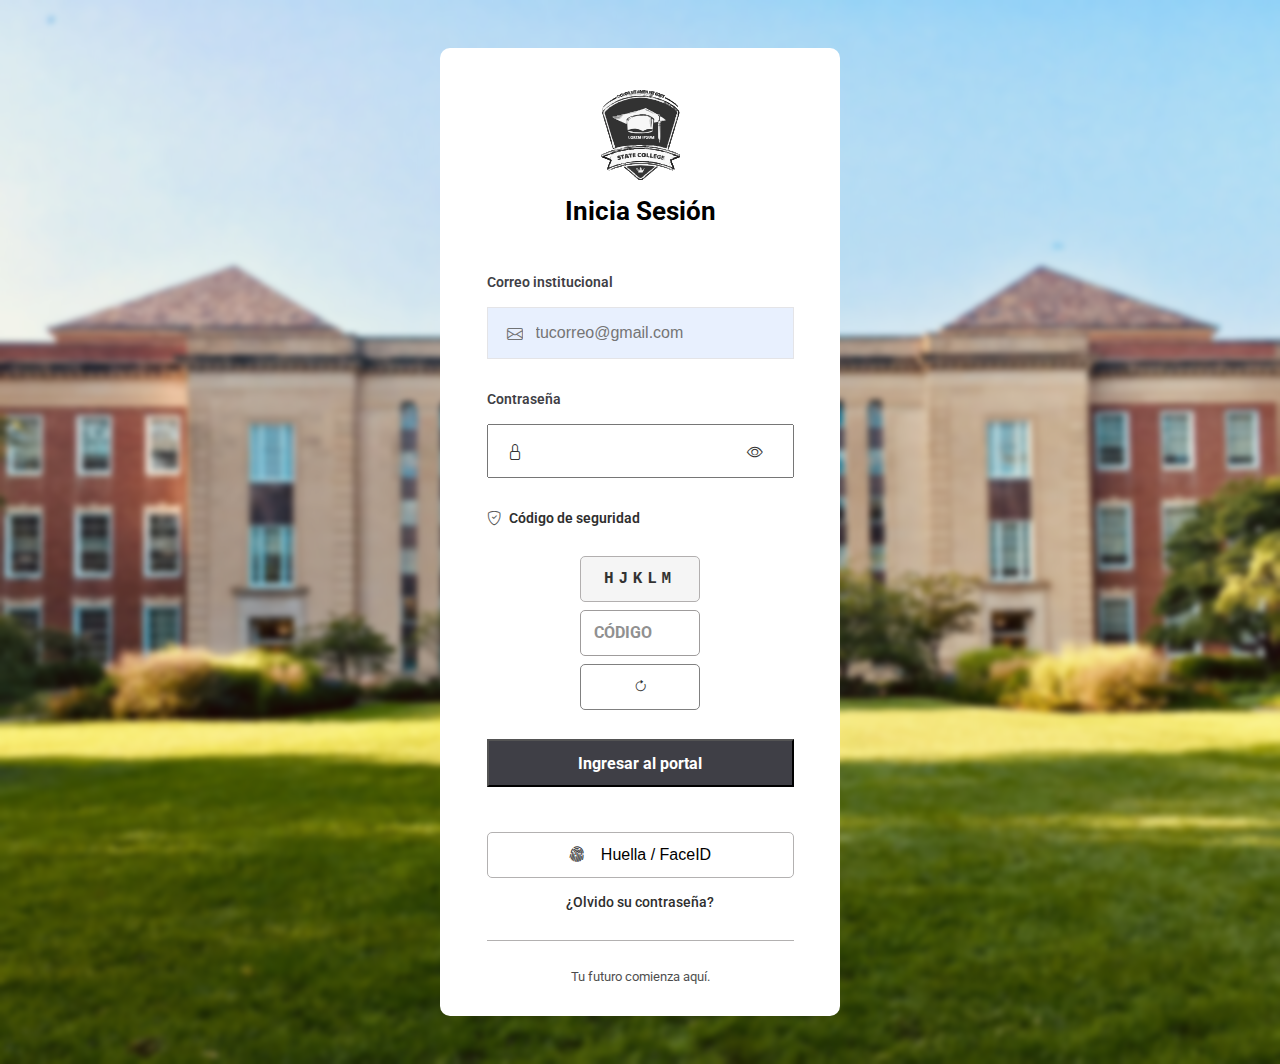
<file: index.html>
<!DOCTYPE html>
<html lang="es">

<head>
    <meta charset="UTF-8">
    <meta name="viewport" content="width=device-width, initial-scale=1.0">
    <title>Login</title>
    <link rel="stylesheet" href="css/login.css">
    <link rel="stylesheet" href="https://cdn.jsdelivr.net/npm/bootstrap-icons@1.13.1/font/bootstrap-icons.min.css">
    <link rel="preconnect" href="https://fonts.googleapis.com">
    <link rel="preconnect" href="https://fonts.gstatic.com" crossorigin>
    <link
        href="https://fonts.googleapis.com/css2?family=Baloo+2:wght@400..800&family=Figtree:ital,wght@0,300..900;1,300..900&family=Karla:ital,wght@0,200..800;1,200..800&family=Kumbh+Sans:wght,YOPQ@100..900,300&family=League+Spartan:wght@100..900&family=Open+Sans:ital,wght@0,300..800;1,300..800&family=Outfit:wght@100..900&family=Playfair+Display:ital,wght@0,400..900;1,400..900&family=Poppins:ital,wght@0,100;0,200;0,300;0,400;0,500;0,600;0,700;0,800;0,900;1,100;1,200;1,300;1,400;1,500;1,600;1,700;1,800;1,900&family=Roboto:ital,wght@0,100..900;1,100..900&family=Young+Serif&display=swap"
        rel="stylesheet">

</head>

<body>

    <main class="login">
        <header class="login-header">
            <img src="/assets/img/fondouni.svg" alt="logo-institucion" class="login-header-img">
            <h1 class="login-header-title">Inicia Sesión</h1>
        </header>
        <div class="login-credenciales">
            <div class="credenciales-correo">
                <i class="bi bi-envelope"></i>
                <label for="usuario">Correo institucional</label>
                <input type="email" class="inp-email" placeholder="tucorreo@gmail.com">

            </div>
            <div class="credencial-password">
                <i class="bi bi-lock"></i>
                <label for="password">Contraseña</label>
                <input type="password" name="password" id="password" class="password">
                <i class="bi bi-eye btn-password"></i>
            </div>
            <div class="seguridad">
                <div class="info">
                    <i class="bi bi-shield-check"></i>
                    <p>Código de seguridad</p>
                </div>
                <div class="segurid-main">
                    <input type="text" readonly class="code" value="HJKLM">
                    <input type="text" placeholder="CÓDIGO" class="code-inp">
                    <button class="new-code"><i class="bi bi-arrow-clockwise"></i></button>
                </div>
                <div class="ingreso">
                    <button class="btn-entrar">Ingresar al portal</button>
                </div>
                <div class="huella">
                    <button class="huella-btn">Huella / FaceID<i class="bi bi-fingerprint"></i></button>
                    <a href="">¿Olvido su contraseña?</a>

                </div>
                <div class="separador"></div>
                <footer class="footer"><p>Tu futuro comienza aquí.</p></footer>
            </div>
        </div>
    </main>

    <script src="js/app.js"></script>
</body>

</html>
</file>
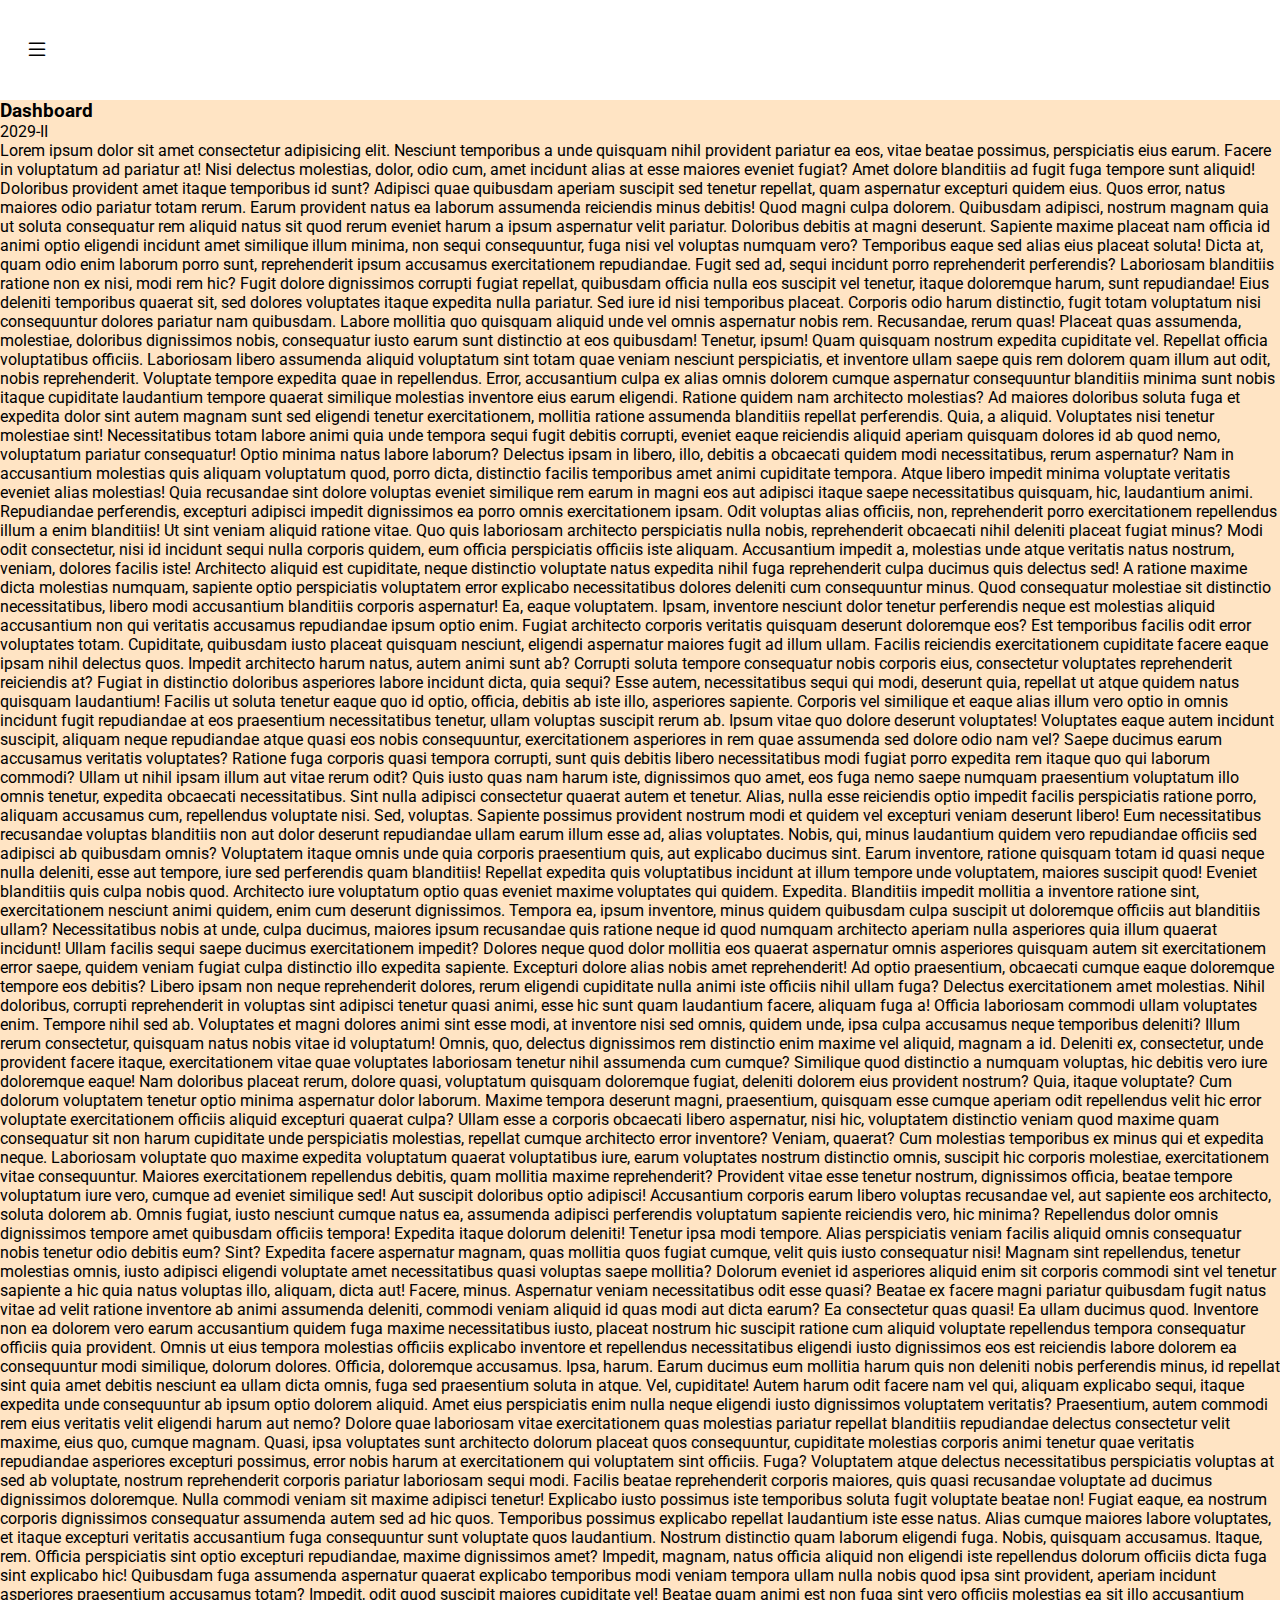
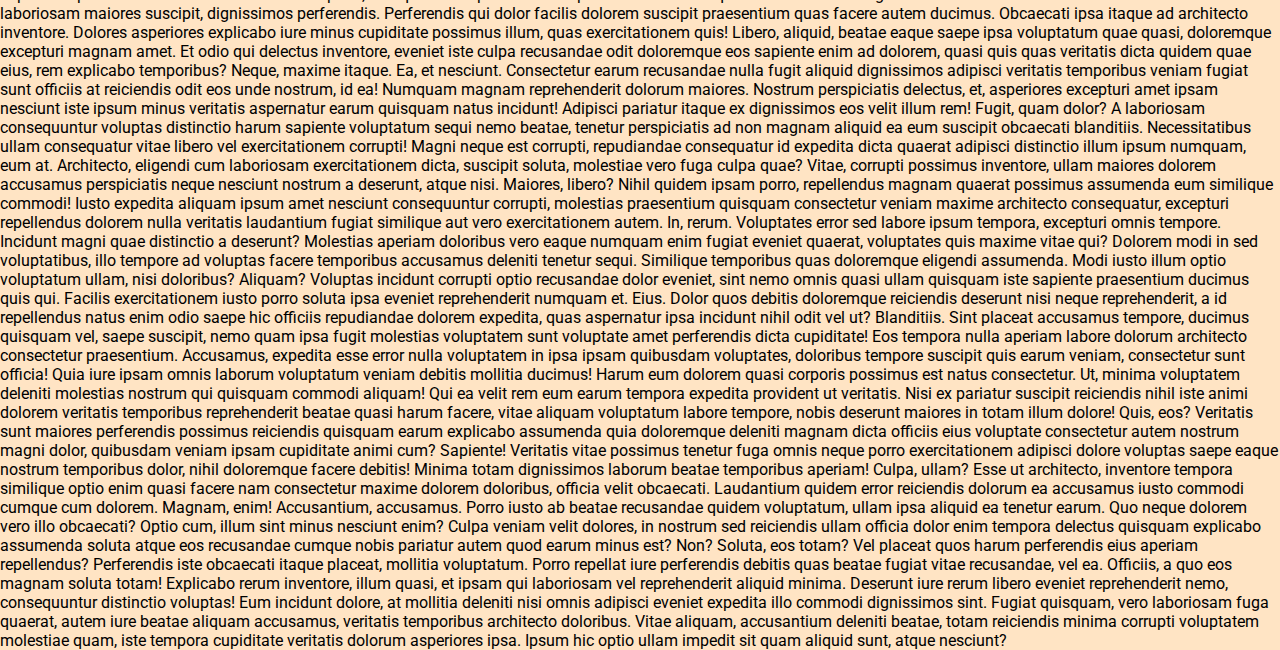
<file: dashboard/panelPrincipal.html>
<!DOCTYPE html>
<html lang="es">

<head>
    <meta charset="UTF-8">
    <meta name="viewport" content="width=device-width, initial-scale=1.0">
    <title>Menú Pricipal</title>
    <link rel="shortcut icon" href="/assets/img/fondouni.svg" type="image/x-icon">
    <link rel="stylesheet" href="https://cdn.jsdelivr.net/npm/bootstrap-icons@1.13.1/font/bootstrap-icons.min.css">
    <link rel="preconnect" href="https://fonts.googleapis.com">
    <link rel="preconnect" href="https://fonts.gstatic.com" crossorigin>
    <link rel="stylesheet" href="/dashboard/css/panelPrincipal.css">
    <link rel="preconnect" href="https://fonts.googleapis.com">
<link rel="preconnect" href="https://fonts.gstatic.com" crossorigin>
<link href="https://fonts.googleapis.com/css2?family=Baloo+2:wght@400..800&family=Figtree:ital,wght@0,300..900;1,300..900&family=Karla:ital,wght@0,200..800;1,200..800&family=Kumbh+Sans:wght,YOPQ@100..900,300&family=League+Spartan:wght@100..900&family=Open+Sans:ital,wght@0,300..800;1,300..800&family=Outfit:wght@100..900&family=Playfair+Display:ital,wght@0,400..900;1,400..900&family=Poppins:ital,wght@0,100;0,200;0,300;0,400;0,500;0,600;0,700;0,800;0,900;1,100;1,200;1,300;1,400;1,500;1,600;1,700;1,800;1,900&family=Roboto:ital,wght@0,100..900;1,100..900&family=Young+Serif&display=swap" rel="stylesheet">
</head>

<body>

    <div class="container">
        <header class="header">
            <button class="burguer"><i class="bi bi-list"></i></button>
        </header>
        <aside class="aside">
            <nav class="aside-nav">
                <header class="aside-nav-header">
                    <img src="/assets/img/fondouni.svg" alt="">
                    <h3>Portal Docente</h3>
                </header>
                <div class="rutas">
                    <button aria-selected="true" class="btn-rutas"><i class="bi bi-house"></i>
                        <p >Dashboard</p>
                    </button>
                    <button class="btn-rutas" aria-selected="false"><i class="bi bi-book"></i>
                        <p>Mis Cursos</p>
                    </button>
                    <button class="btn-rutas" aria-selected="false"><i class="bi bi-people">Estudiantes</i>
                        <p></p>
                    </button>
                    <button class="btn-rutas" aria-selected="false"><i class="bi bi-calendar">
                            <p>Mi Horario</p>
                        </i></button>
                    <button><i class="bi bi-paperclip"></i>
                        <p>Materiales</p>
                    </button>
                </div>
                <div class="rutas-configuracion">
                    <buton><i class="bi bi-gear"></i>
                        <P>Configuración</P>
                    </buton>
                    <buton><i class="bi bi-box-arrow-right"></i>
                        <p>Cerrar Sesión</p>
                    </buton>
                </div>

                <footer class="info-basic-user">
                    <div class="iciciales">
                        <h3>LY</h3>
                    </div>
                    <div class="info-cuenta">
                        <h3 class="info-cuenta-name">Luis Yepes</h3>
                        <p class="info-cuenta-email">tucorreo@gmail.com</p>
                    </div>
                </footer>
            </nav>
        </aside>

        <main class="main">
            <div class="date">
                <div class="date-dashboard">
                    <h3>Dashboard</h3>
                    <p class="date-year">2029-II</p>
                </div>
            </div>
            <div class="secciones">
                <div class="totalDocentes">

                </div>
            </div>

            Lorem ipsum dolor sit amet consectetur adipisicing elit. Nesciunt temporibus a unde quisquam nihil provident pariatur ea eos, vitae beatae possimus, perspiciatis eius earum. Facere in voluptatum ad pariatur at!
            Nisi delectus molestias, dolor, odio cum, amet incidunt alias at esse maiores eveniet fugiat? Amet dolore blanditiis ad fugit fuga tempore sunt aliquid! Doloribus provident amet itaque temporibus id sunt?
            Adipisci quae quibusdam aperiam suscipit sed tenetur repellat, quam aspernatur excepturi quidem eius. Quos error, natus maiores odio pariatur totam rerum. Earum provident natus ea laborum assumenda reiciendis minus debitis!
            Quod magni culpa dolorem. Quibusdam adipisci, nostrum magnam quia ut soluta consequatur rem aliquid natus sit quod rerum eveniet harum a ipsum aspernatur velit pariatur. Doloribus debitis at magni deserunt.
            Sapiente maxime placeat nam officia id animi optio eligendi incidunt amet similique illum minima, non sequi consequuntur, fuga nisi vel voluptas numquam vero? Temporibus eaque sed alias eius placeat soluta!
            Dicta at, quam odio enim laborum porro sunt, reprehenderit ipsum accusamus exercitationem repudiandae. Fugit sed ad, sequi incidunt porro reprehenderit perferendis? Laboriosam blanditiis ratione non ex nisi, modi rem hic?
            Fugit dolore dignissimos corrupti fugiat repellat, quibusdam officia nulla eos suscipit vel tenetur, itaque doloremque harum, sunt repudiandae! Eius deleniti temporibus quaerat sit, sed dolores voluptates itaque expedita nulla pariatur.
            Sed iure id nisi temporibus placeat. Corporis odio harum distinctio, fugit totam voluptatum nisi consequuntur dolores pariatur nam quibusdam. Labore mollitia quo quisquam aliquid unde vel omnis aspernatur nobis rem.
            Recusandae, rerum quas! Placeat quas assumenda, molestiae, doloribus dignissimos nobis, consequatur iusto earum sunt distinctio at eos quibusdam! Tenetur, ipsum! Quam quisquam nostrum expedita cupiditate vel. Repellat officia voluptatibus officiis.
            Laboriosam libero assumenda aliquid voluptatum sint totam quae veniam nesciunt perspiciatis, et inventore ullam saepe quis rem dolorem quam illum aut odit, nobis reprehenderit. Voluptate tempore expedita quae in repellendus.
            Error, accusantium culpa ex alias omnis dolorem cumque aspernatur consequuntur blanditiis minima sunt nobis itaque cupiditate laudantium tempore quaerat similique molestias inventore eius earum eligendi. Ratione quidem nam architecto molestias?
            Ad maiores doloribus soluta fuga et expedita dolor sint autem magnam sunt sed eligendi tenetur exercitationem, mollitia ratione assumenda blanditiis repellat perferendis. Quia, a aliquid. Voluptates nisi tenetur molestiae sint!
            Necessitatibus totam labore animi quia unde tempora sequi fugit debitis corrupti, eveniet eaque reiciendis aliquid aperiam quisquam dolores id ab quod nemo, voluptatum pariatur consequatur! Optio minima natus labore laborum?
            Delectus ipsam in libero, illo, debitis a obcaecati quidem modi necessitatibus, rerum aspernatur? Nam in accusantium molestias quis aliquam voluptatum quod, porro dicta, distinctio facilis temporibus amet animi cupiditate tempora.
            Atque libero impedit minima voluptate veritatis eveniet alias molestias! Quia recusandae sint dolore voluptas eveniet similique rem earum in magni eos aut adipisci itaque saepe necessitatibus quisquam, hic, laudantium animi.
            Repudiandae perferendis, excepturi adipisci impedit dignissimos ea porro omnis exercitationem ipsam. Odit voluptas alias officiis, non, reprehenderit porro exercitationem repellendus illum a enim blanditiis! Ut sint veniam aliquid ratione vitae.
            Quo quis laboriosam architecto perspiciatis nulla nobis, reprehenderit obcaecati nihil deleniti placeat fugiat minus? Modi odit consectetur, nisi id incidunt sequi nulla corporis quidem, eum officia perspiciatis officiis iste aliquam.
            Accusantium impedit a, molestias unde atque veritatis natus nostrum, veniam, dolores facilis iste! Architecto aliquid est cupiditate, neque distinctio voluptate natus expedita nihil fuga reprehenderit culpa ducimus quis delectus sed!
            A ratione maxime dicta molestias numquam, sapiente optio perspiciatis voluptatem error explicabo necessitatibus dolores deleniti cum consequuntur minus. Quod consequatur molestiae sit distinctio necessitatibus, libero modi accusantium blanditiis corporis aspernatur!
            Ea, eaque voluptatem. Ipsam, inventore nesciunt dolor tenetur perferendis neque est molestias aliquid accusantium non qui veritatis accusamus repudiandae ipsum optio enim. Fugiat architecto corporis veritatis quisquam deserunt doloremque eos?
            Est temporibus facilis odit error voluptates totam. Cupiditate, quibusdam iusto placeat quisquam nesciunt, eligendi aspernatur maiores fugit ad illum ullam. Facilis reiciendis exercitationem cupiditate facere eaque ipsam nihil delectus quos.
            Impedit architecto harum natus, autem animi sunt ab? Corrupti soluta tempore consequatur nobis corporis eius, consectetur voluptates reprehenderit reiciendis at? Fugiat in distinctio doloribus asperiores labore incidunt dicta, quia sequi?
            Esse autem, necessitatibus sequi qui modi, deserunt quia, repellat ut atque quidem natus quisquam laudantium! Facilis ut soluta tenetur eaque quo id optio, officia, debitis ab iste illo, asperiores sapiente.
            Corporis vel similique et eaque alias illum vero optio in omnis incidunt fugit repudiandae at eos praesentium necessitatibus tenetur, ullam voluptas suscipit rerum ab. Ipsum vitae quo dolore deserunt voluptates!
            Voluptates eaque autem incidunt suscipit, aliquam neque repudiandae atque quasi eos nobis consequuntur, exercitationem asperiores in rem quae assumenda sed dolore odio nam vel? Saepe ducimus earum accusamus veritatis voluptates?
            Ratione fuga corporis quasi tempora corrupti, sunt quis debitis libero necessitatibus modi fugiat porro expedita rem itaque quo qui laborum commodi? Ullam ut nihil ipsam illum aut vitae rerum odit?
            Quis iusto quas nam harum iste, dignissimos quo amet, eos fuga nemo saepe numquam praesentium voluptatum illo omnis tenetur, expedita obcaecati necessitatibus. Sint nulla adipisci consectetur quaerat autem et tenetur.
            Alias, nulla esse reiciendis optio impedit facilis perspiciatis ratione porro, aliquam accusamus cum, repellendus voluptate nisi. Sed, voluptas. Sapiente possimus provident nostrum modi et quidem vel excepturi veniam deserunt libero!
            Eum necessitatibus recusandae voluptas blanditiis non aut dolor deserunt repudiandae ullam earum illum esse ad, alias voluptates. Nobis, qui, minus laudantium quidem vero repudiandae officiis sed adipisci ab quibusdam omnis?
            Voluptatem itaque omnis unde quia corporis praesentium quis, aut explicabo ducimus sint. Earum inventore, ratione quisquam totam id quasi neque nulla deleniti, esse aut tempore, iure sed perferendis quam blanditiis!
            Repellat expedita quis voluptatibus incidunt at illum tempore unde voluptatem, maiores suscipit quod! Eveniet blanditiis quis culpa nobis quod. Architecto iure voluptatum optio quas eveniet maxime voluptates qui quidem. Expedita.
            Blanditiis impedit mollitia a inventore ratione sint, exercitationem nesciunt animi quidem, enim cum deserunt dignissimos. Tempora ea, ipsum inventore, minus quidem quibusdam culpa suscipit ut doloremque officiis aut blanditiis ullam?
            Necessitatibus nobis at unde, culpa ducimus, maiores ipsum recusandae quis ratione neque id quod numquam architecto aperiam nulla asperiores quia illum quaerat incidunt! Ullam facilis sequi saepe ducimus exercitationem impedit?
            Dolores neque quod dolor mollitia eos quaerat aspernatur omnis asperiores quisquam autem sit exercitationem error saepe, quidem veniam fugiat culpa distinctio illo expedita sapiente. Excepturi dolore alias nobis amet reprehenderit!
            Ad optio praesentium, obcaecati cumque eaque doloremque tempore eos debitis? Libero ipsam non neque reprehenderit dolores, rerum eligendi cupiditate nulla animi iste officiis nihil ullam fuga? Delectus exercitationem amet molestias.
            Nihil doloribus, corrupti reprehenderit in voluptas sint adipisci tenetur quasi animi, esse hic sunt quam laudantium facere, aliquam fuga a! Officia laboriosam commodi ullam voluptates enim. Tempore nihil sed ab.
            Voluptates et magni dolores animi sint esse modi, at inventore nisi sed omnis, quidem unde, ipsa culpa accusamus neque temporibus deleniti? Illum rerum consectetur, quisquam natus nobis vitae id voluptatum!
            Omnis, quo, delectus dignissimos rem distinctio enim maxime vel aliquid, magnam a id. Deleniti ex, consectetur, unde provident facere itaque, exercitationem vitae quae voluptates laboriosam tenetur nihil assumenda cum cumque?
            Similique quod distinctio a numquam voluptas, hic debitis vero iure doloremque eaque! Nam doloribus placeat rerum, dolore quasi, voluptatum quisquam doloremque fugiat, deleniti dolorem eius provident nostrum? Quia, itaque voluptate?
            Cum dolorum voluptatem tenetur optio minima aspernatur dolor laborum. Maxime tempora deserunt magni, praesentium, quisquam esse cumque aperiam odit repellendus velit hic error voluptate exercitationem officiis aliquid excepturi quaerat culpa?
            Ullam esse a corporis obcaecati libero aspernatur, nisi hic, voluptatem distinctio veniam quod maxime quam consequatur sit non harum cupiditate unde perspiciatis molestias, repellat cumque architecto error inventore? Veniam, quaerat?
            Cum molestias temporibus ex minus qui et expedita neque. Laboriosam voluptate quo maxime expedita voluptatum quaerat voluptatibus iure, earum voluptates nostrum distinctio omnis, suscipit hic corporis molestiae, exercitationem vitae consequuntur.
            Maiores exercitationem repellendus debitis, quam mollitia maxime reprehenderit? Provident vitae esse tenetur nostrum, dignissimos officia, beatae tempore voluptatum iure vero, cumque ad eveniet similique sed! Aut suscipit doloribus optio adipisci!
            Accusantium corporis earum libero voluptas recusandae vel, aut sapiente eos architecto, soluta dolorem ab. Omnis fugiat, iusto nesciunt cumque natus ea, assumenda adipisci perferendis voluptatum sapiente reiciendis vero, hic minima?
            Repellendus dolor omnis dignissimos tempore amet quibusdam officiis tempora! Expedita itaque dolorum deleniti! Tenetur ipsa modi tempore. Alias perspiciatis veniam facilis aliquid omnis consequatur nobis tenetur odio debitis eum? Sint?
            Expedita facere aspernatur magnam, quas mollitia quos fugiat cumque, velit quis iusto consequatur nisi! Magnam sint repellendus, tenetur molestias omnis, iusto adipisci eligendi voluptate amet necessitatibus quasi voluptas saepe mollitia?
            Dolorum eveniet id asperiores aliquid enim sit corporis commodi sint vel tenetur sapiente a hic quia natus voluptas illo, aliquam, dicta aut! Facere, minus. Aspernatur veniam necessitatibus odit esse quasi?
            Beatae ex facere magni pariatur quibusdam fugit natus vitae ad velit ratione inventore ab animi assumenda deleniti, commodi veniam aliquid id quas modi aut dicta earum? Ea consectetur quas quasi!
            Ea ullam ducimus quod. Inventore non ea dolorem vero earum accusantium quidem fuga maxime necessitatibus iusto, placeat nostrum hic suscipit ratione cum aliquid voluptate repellendus tempora consequatur officiis quia provident.
            Omnis ut eius tempora molestias officiis explicabo inventore et repellendus necessitatibus eligendi iusto dignissimos eos est reiciendis labore dolorem ea consequuntur modi similique, dolorum dolores. Officia, doloremque accusamus. Ipsa, harum.
            Earum ducimus eum mollitia harum quis non deleniti nobis perferendis minus, id repellat sint quia amet debitis nesciunt ea ullam dicta omnis, fuga sed praesentium soluta in atque. Vel, cupiditate!
            Autem harum odit facere nam vel qui, aliquam explicabo sequi, itaque expedita unde consequuntur ab ipsum optio dolorem aliquid. Amet eius perspiciatis enim nulla neque eligendi iusto dignissimos voluptatem veritatis?
            Praesentium, autem commodi rem eius veritatis velit eligendi harum aut nemo? Dolore quae laboriosam vitae exercitationem quas molestias pariatur repellat blanditiis repudiandae delectus consectetur velit maxime, eius quo, cumque magnam.
            Quasi, ipsa voluptates sunt architecto dolorum placeat quos consequuntur, cupiditate molestias corporis animi tenetur quae veritatis repudiandae asperiores excepturi possimus, error nobis harum at exercitationem qui voluptatem sint officiis. Fuga?
            Voluptatem atque delectus necessitatibus perspiciatis voluptas at sed ab voluptate, nostrum reprehenderit corporis pariatur laboriosam sequi modi. Facilis beatae reprehenderit corporis maiores, quis quasi recusandae voluptate ad ducimus dignissimos doloremque.
            Nulla commodi veniam sit maxime adipisci tenetur! Explicabo iusto possimus iste temporibus soluta fugit voluptate beatae non! Fugiat eaque, ea nostrum corporis dignissimos consequatur assumenda autem sed ad hic quos.
            Temporibus possimus explicabo repellat laudantium iste esse natus. Alias cumque maiores labore voluptates, et itaque excepturi veritatis accusantium fuga consequuntur sunt voluptate quos laudantium. Nostrum distinctio quam laborum eligendi fuga.
            Nobis, quisquam accusamus. Itaque, rem. Officia perspiciatis sint optio excepturi repudiandae, maxime dignissimos amet? Impedit, magnam, natus officia aliquid non eligendi iste repellendus dolorum officiis dicta fuga sint explicabo hic!
            Quibusdam fuga assumenda aspernatur quaerat explicabo temporibus modi veniam tempora ullam nulla nobis quod ipsa sint provident, aperiam incidunt asperiores praesentium accusamus totam? Impedit, odit quod suscipit maiores cupiditate vel!
            Beatae quam animi est non fuga sint vero officiis molestias ea sit illo accusantium laboriosam maiores suscipit, dignissimos perferendis. Perferendis qui dolor facilis dolorem suscipit praesentium quas facere autem ducimus.
            Obcaecati ipsa itaque ad architecto inventore. Dolores asperiores explicabo iure minus cupiditate possimus illum, quas exercitationem quis! Libero, aliquid, beatae eaque saepe ipsa voluptatum quae quasi, doloremque excepturi magnam amet.
            Et odio qui delectus inventore, eveniet iste culpa recusandae odit doloremque eos sapiente enim ad dolorem, quasi quis quas veritatis dicta quidem quae eius, rem explicabo temporibus? Neque, maxime itaque.
            Ea, et nesciunt. Consectetur earum recusandae nulla fugit aliquid dignissimos adipisci veritatis temporibus veniam fugiat sunt officiis at reiciendis odit eos unde nostrum, id ea! Numquam magnam reprehenderit dolorum maiores.
            Nostrum perspiciatis delectus, et, asperiores excepturi amet ipsam nesciunt iste ipsum minus veritatis aspernatur earum quisquam natus incidunt! Adipisci pariatur itaque ex dignissimos eos velit illum rem! Fugit, quam dolor?
            A laboriosam consequuntur voluptas distinctio harum sapiente voluptatum sequi nemo beatae, tenetur perspiciatis ad non magnam aliquid ea eum suscipit obcaecati blanditiis. Necessitatibus ullam consequatur vitae libero vel exercitationem corrupti!
            Magni neque est corrupti, repudiandae consequatur id expedita dicta quaerat adipisci distinctio illum ipsum numquam, eum at. Architecto, eligendi cum laboriosam exercitationem dicta, suscipit soluta, molestiae vero fuga culpa quae?
            Vitae, corrupti possimus inventore, ullam maiores dolorem accusamus perspiciatis neque nesciunt nostrum a deserunt, atque nisi. Maiores, libero? Nihil quidem ipsam porro, repellendus magnam quaerat possimus assumenda eum similique commodi!
            Iusto expedita aliquam ipsum amet nesciunt consequuntur corrupti, molestias praesentium quisquam consectetur veniam maxime architecto consequatur, excepturi repellendus dolorem nulla veritatis laudantium fugiat similique aut vero exercitationem autem. In, rerum.
            Voluptates error sed labore ipsum tempora, excepturi omnis tempore. Incidunt magni quae distinctio a deserunt? Molestias aperiam doloribus vero eaque numquam enim fugiat eveniet quaerat, voluptates quis maxime vitae qui?
            Dolorem modi in sed voluptatibus, illo tempore ad voluptas facere temporibus accusamus deleniti tenetur sequi. Similique temporibus quas doloremque eligendi assumenda. Modi iusto illum optio voluptatum ullam, nisi doloribus? Aliquam?
            Voluptas incidunt corrupti optio recusandae dolor eveniet, sint nemo omnis quasi ullam quisquam iste sapiente praesentium ducimus quis qui. Facilis exercitationem iusto porro soluta ipsa eveniet reprehenderit numquam et. Eius.
            Dolor quos debitis doloremque reiciendis deserunt nisi neque reprehenderit, a id repellendus natus enim odio saepe hic officiis repudiandae dolorem expedita, quas aspernatur ipsa incidunt nihil odit vel ut? Blanditiis.
            Sint placeat accusamus tempore, ducimus quisquam vel, saepe suscipit, nemo quam ipsa fugit molestias voluptatem sunt voluptate amet perferendis dicta cupiditate! Eos tempora nulla aperiam labore dolorum architecto consectetur praesentium.
            Accusamus, expedita esse error nulla voluptatem in ipsa ipsam quibusdam voluptates, doloribus tempore suscipit quis earum veniam, consectetur sunt officia! Quia iure ipsam omnis laborum voluptatum veniam debitis mollitia ducimus!
            Harum eum dolorem quasi corporis possimus est natus consectetur. Ut, minima voluptatem deleniti molestias nostrum qui quisquam commodi aliquam! Qui ea velit rem eum earum tempora expedita provident ut veritatis.
            Nisi ex pariatur suscipit reiciendis nihil iste animi dolorem veritatis temporibus reprehenderit beatae quasi harum facere, vitae aliquam voluptatum labore tempore, nobis deserunt maiores in totam illum dolore! Quis, eos?
            Veritatis sunt maiores perferendis possimus reiciendis quisquam earum explicabo assumenda quia doloremque deleniti magnam dicta officiis eius voluptate consectetur autem nostrum magni dolor, quibusdam veniam ipsam cupiditate animi cum? Sapiente!
            Veritatis vitae possimus tenetur fuga omnis neque porro exercitationem adipisci dolore voluptas saepe eaque nostrum temporibus dolor, nihil doloremque facere debitis! Minima totam dignissimos laborum beatae temporibus aperiam! Culpa, ullam?
            Esse ut architecto, inventore tempora similique optio enim quasi facere nam consectetur maxime dolorem doloribus, officia velit obcaecati. Laudantium quidem error reiciendis dolorum ea accusamus iusto commodi cumque cum dolorem.
            Magnam, enim! Accusantium, accusamus. Porro iusto ab beatae recusandae quidem voluptatum, ullam ipsa aliquid ea tenetur earum. Quo neque dolorem vero illo obcaecati? Optio cum, illum sint minus nesciunt enim?
            Culpa veniam velit dolores, in nostrum sed reiciendis ullam officia dolor enim tempora delectus quisquam explicabo assumenda soluta atque eos recusandae cumque nobis pariatur autem quod earum minus est? Non?
            Soluta, eos totam? Vel placeat quos harum perferendis eius aperiam repellendus? Perferendis iste obcaecati itaque placeat, mollitia voluptatum. Porro repellat iure perferendis debitis quas beatae fugiat vitae recusandae, vel ea.
            Officiis, a quo eos magnam soluta totam! Explicabo rerum inventore, illum quasi, et ipsam qui laboriosam vel reprehenderit aliquid minima. Deserunt iure rerum libero eveniet reprehenderit nemo, consequuntur distinctio voluptas!
            Eum incidunt dolore, at mollitia deleniti nisi omnis adipisci eveniet expedita illo commodi dignissimos sint. Fugiat quisquam, vero laboriosam fuga quaerat, autem iure beatae aliquam accusamus, veritatis temporibus architecto doloribus.
            Vitae aliquam, accusantium deleniti beatae, totam reiciendis minima corrupti voluptatem molestiae quam, iste tempora cupiditate veritatis dolorum asperiores ipsa. Ipsum hic optio ullam impedit sit quam aliquid sunt, atque nesciunt?
        </main>
        
    </div>

    <script src="/dashboard/JS/panelPrincipal.js"></script>
</body>

</html>
</file>
<file: css/login.css>
* {
    padding: 0;
    margin: 0;
    box-sizing: border-box;
}

:root {

    --gray-medium: #3f3f46;
    --gray-ligth: #e8f0fe;
    --roboto: Roboto;
    --codigoSeguridad: Courier New;
    --colorCardMain: white;
}

body {
    min-height: 100dvh;
    background-image: url(/assets/img/Documento.svg);
    background-repeat: no-repeat;
    background-position: center;
    backdrop-filter: blur(3px);
    background-size: cover;
    display: flex;
    align-items: center;
    justify-content: center;
    padding: 3rem;
    font-family: var(--roboto);

}

.login {

    display: flex;
    flex-direction: column;
    background-color: white;
    width: 400px;
    align-items: center;
    justify-content: center;
    padding: 2rem;
    gap: 3rem;
    border-radius: 10px;


}

.login-header {
    display: flex;
    flex-direction: column;
    justify-content: center;
    align-items: center;
}

.login-header-img {
    max-width: 90px;
}

.login-header-title {
    font-size: clamp(1rem, 3vw, 1.6rem);
}

.login-credenciales {
    display: flex;
    flex-direction: column;
    align-items: flex-start;
    gap: 2rem;
}

.credenciales-correo {
    display: flex;
    flex-direction: column;
    align-items: flex-start;
    width: 100%;
    position: relative;
}

.inp-email {
    width: 100%;
    padding: .8rem;
    border: solid 1px #e4e4e7;
    padding: 1rem 3rem;
    background-color: var(--gray-ligth);
    font-size: 1rem;

}

.inp-email.active {
    padding: 1rem;
}

.inp-email:focus {

    outline-color: rgb(198, 195, 195);
}



.bi-envelope {
    position: absolute;
    top: 60%;
    left: 20px;
    color: #545454;
}

label {
    margin-bottom: 1rem;
    font-size: .9rem;
    font-weight: 600;
    color: #3f3f46;
}

.credencial-password {
    display: flex;
    flex-direction: column;
    position: relative;
    width: 100%;
}

.bi-lock {
    position: absolute;
    top: 60%;
    left: 20px;
}

.password {
    padding: 1rem 3rem;
    width: 100%;
    font-size: 1rem;

}

.password.active {
    padding: 1rem;
}



.bi-eye,
.bi-eye-slash-fill {
    position: absolute;
    top: 60%;
    right: 10%;
    cursor: pointer;

}

i {
    font-weight: bold;
    opacity: 0.8;
}

.seguridad {
    display: flex;
    flex-direction: column;
    align-items: center;
    gap: 1.8rem;
    width: 100%;

}

.info {
    display: flex;
    align-items: center;
    justify-content: flex-start;
    gap: .5rem;
    width: 100%;
    font-weight: 600;
    color: #2f2f2f;
    font-size: .9rem;
}

.segurid-main {
    display: flex;
    gap: .5rem;
    justify-content: center;
    flex-direction: column;
}

.segurid-main input {
    padding: .8rem;
    border-radius: 5px;
    border: 1px solid rgb(159, 156, 156);
    max-width: 120px;

}

.code {

    background-color: #f3f3f3;
    font-weight: 600;
    font-family: 'Courier New', Courier, monospace;
    font-size: 1rem;
    letter-spacing: .3rem;
    text-align: center;
    opacity: 0.8;
}

.code-inp {
    font-family: var(--roboto);
    font-size: 1rem;
}

.code-inp::placeholder {
    font-weight: bold;
    opacity: 0.8;
}

.segurid-main button {
    padding: .9rem;
    border-radius: 5px;
    border: 1px solid gray;
    background-color: white;
    cursor: pointer;
}

.ingreso {
    display: flex;
    justify-content: center;
    width: 100%;
}

.ingreso button {
    padding: .8rem;
    width: 100%;
    background-color: #3f3f46;
    color: white;
    font-family: var(--roboto);
    font-size: 1rem;
    font-weight: bold;

}

.huella {
    display: flex;
    justify-content: center;
    flex-direction: column;
    align-items: center;
    width: 100%;
    padding-top: 1rem;
    gap: 1rem;
}

.huella-btn {
    display: flex;
    padding: .8rem;
    border-radius: 5px;
    width: 100%;
    background-color: white;
    border: 1px solid #b3b1b1;
    flex-direction: row-reverse;
    justify-content: center;
    gap: 1rem;
    font-size: 1rem;
}

.huella a {
    color: #2f2f2f;
    text-decoration: none;
    font-weight: 500;
    font-family: var(--roboto);
    font-size: .9rem;

}

.separador {
    min-height: 1px;
    background-color: #b3b1b1;
    width: 100%;

}

.footer {
    display: flex;
    justify-content: center;

}

.footer p {
    font-size: .8rem;
    opacity: 0.7;
}
</file>
<file: dashboard/css/panelPrincipal.css>
* {
    padding: 0;
    margin: 0;
    box-sizing: border-box;
    font-family: var(--roboto);
}

:root {
    --roboto: Roboto;
}

body {
    min-height: 100dvh;
    background-color: rgb(124, 157, 186);
}

.container {
    display: grid;
    grid-template-columns: repeat(5, 1fr);
    grid-template-rows: 100px;
    min-height: 100dvh;
    position: relative;
}

.header {
    grid-column: 1/6;
    grid-row: 1/2;
    display: flex;
    align-items: center;
    padding: 0 1rem;
    background-color: white;
    position: sticky;
    top: 0;
    transition: background-color 1s ease-in;
    transition: background-color 1s linear;

}

.header.active {
    background-color: rgb(179, 115, 239);
    transition: background-color 1s linear;

}

.burguer {
    padding: .5rem;
    font-size: 1.5rem;
    background-color: transparent;
    border: 1px solid transparent;
    cursor: pointer;

}

.aside {
    grid-row: 1/5;
    grid-column: 1/2;
    position: fixed;
    z-index: 1000;
    top: 100px;
    left: 0;
    height: calc(100dvh - 100px);
    width: 300px;
    display: flex;
    flex-direction: column;
    align-items: center;
    background-color: #112c60;
    color: white;
    overflow-y: scroll;
    transform: translateX(-100%);
    transition: transform .5s;
    padding: 1rem;
}

.aside.active {
    transform: translateX(0);
    transition: transform .5s;
}

.aside-nav {
    display: flex;
    flex-direction: column;
    gap: 2.5rem;
    align-items: flex-start;
    width: 100%;
}

.aside-nav-header {
    display: flex;
    flex-direction: column;
    align-items: center;
    width: 100%;
    padding: 1rem 0;
    border-bottom: 1px solid white;
}



img {
    width: 100%;
    max-width: 80px;
}

.rutas {
    display: flex;
    flex-direction: column;
    width: 100%;
    border-bottom: 1px solid white;
    padding: 0 0 1rem 0;
}

.rutas button {
    padding: .8rem;
    background-color: transparent;
    color: white;
    font-size: 1rem;
    font-weight: bold;
    border: 1px solid transparent;
    display: flex;
    gap: 1rem;
    transition: background-color .3s;
    cursor: pointer;
    border-radius: 5px;
}

.rutas-configuracion {
    display: flex;
    flex-direction: column;
    font-size: 1rem;
    font-weight: bold;
    width: 100%;
    border-bottom: 1px solid white;
    padding-bottom: 1rem;
}

.rutas-configuracion button {

    display: flex;
    background-color: transparent;
    padding: .9rem;
    gap: .5rem;
    color: white;
    font-size: 1rem;
    font-weight: bold;
    border: 1px solid transparent;
    cursor: pointer;
    transition: background-color .3s;
    border-radius: 5px;

}

.info-basic-user {

    display: flex;
    flex-direction: column;
    gap: 1rem;
}



.main {
    grid-row: 2/5;
    grid-column: 1/6;
    background-color: bisque;
}
</file>
